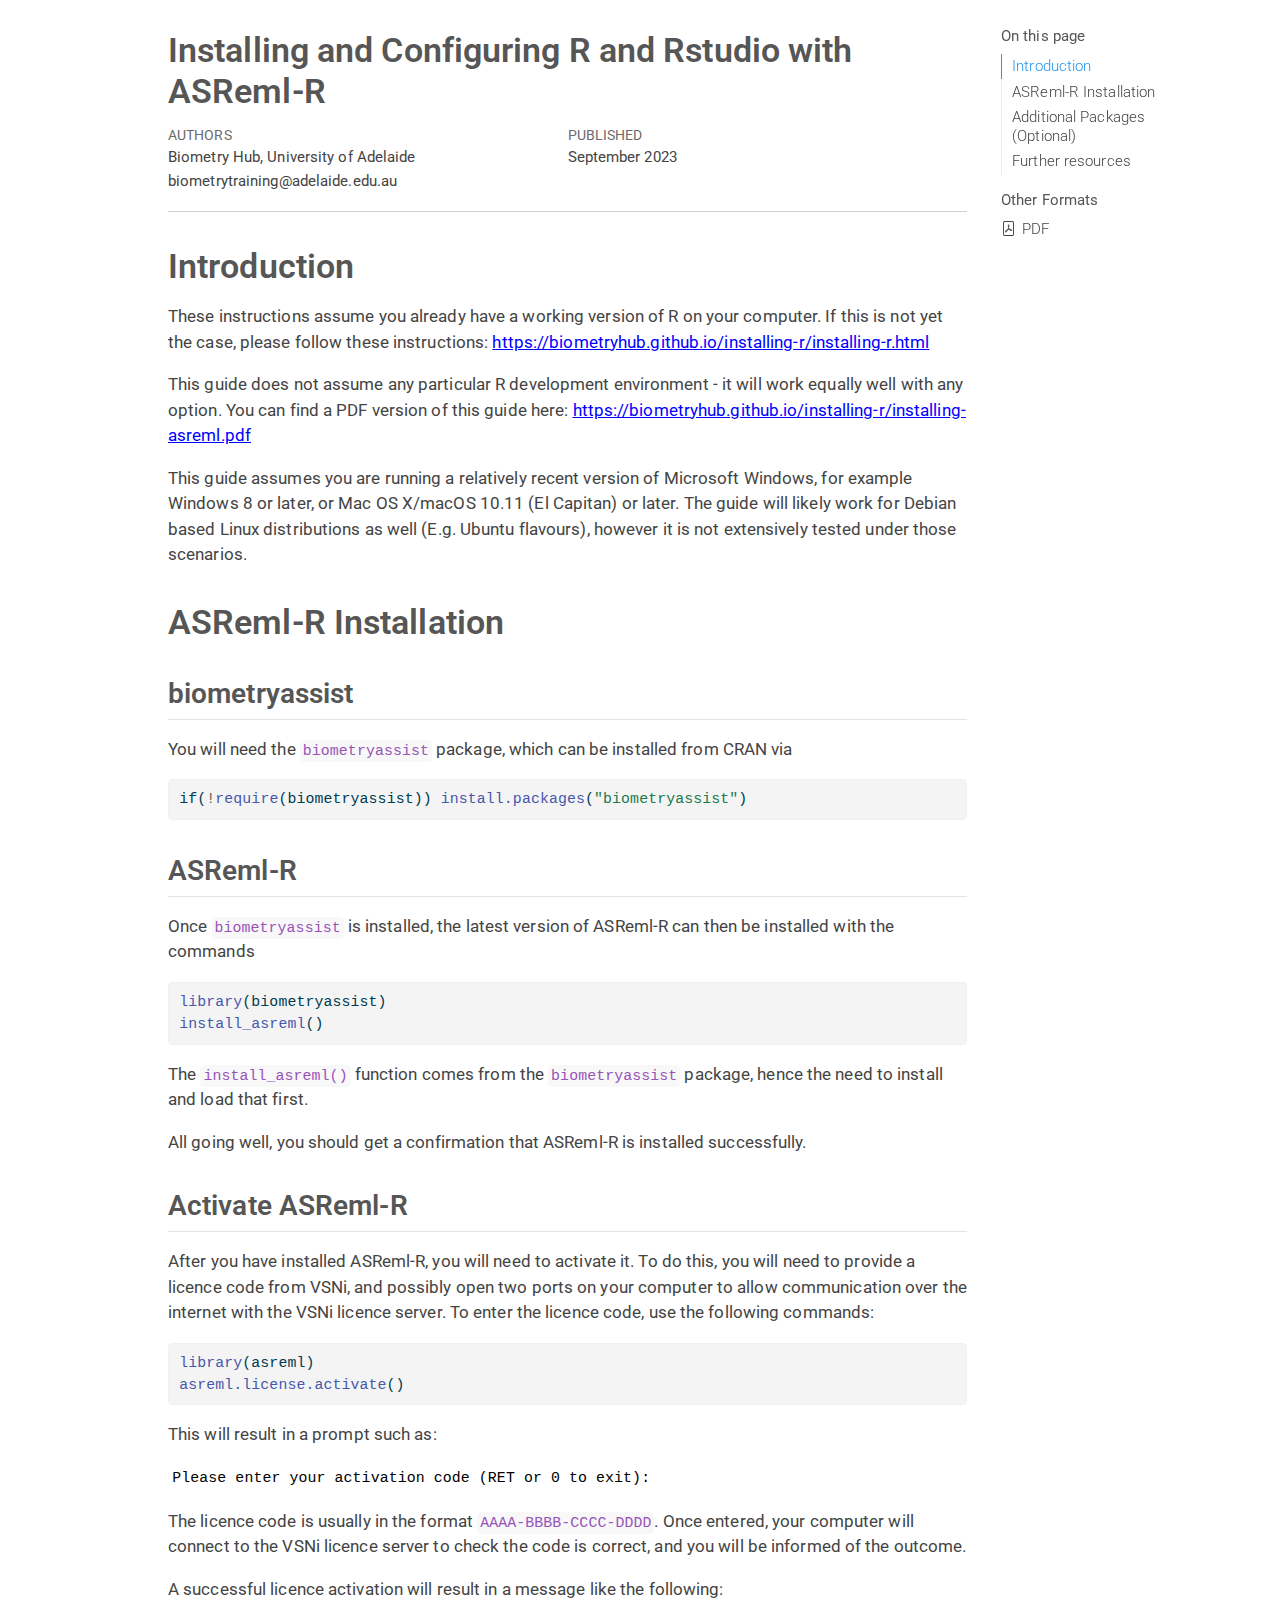
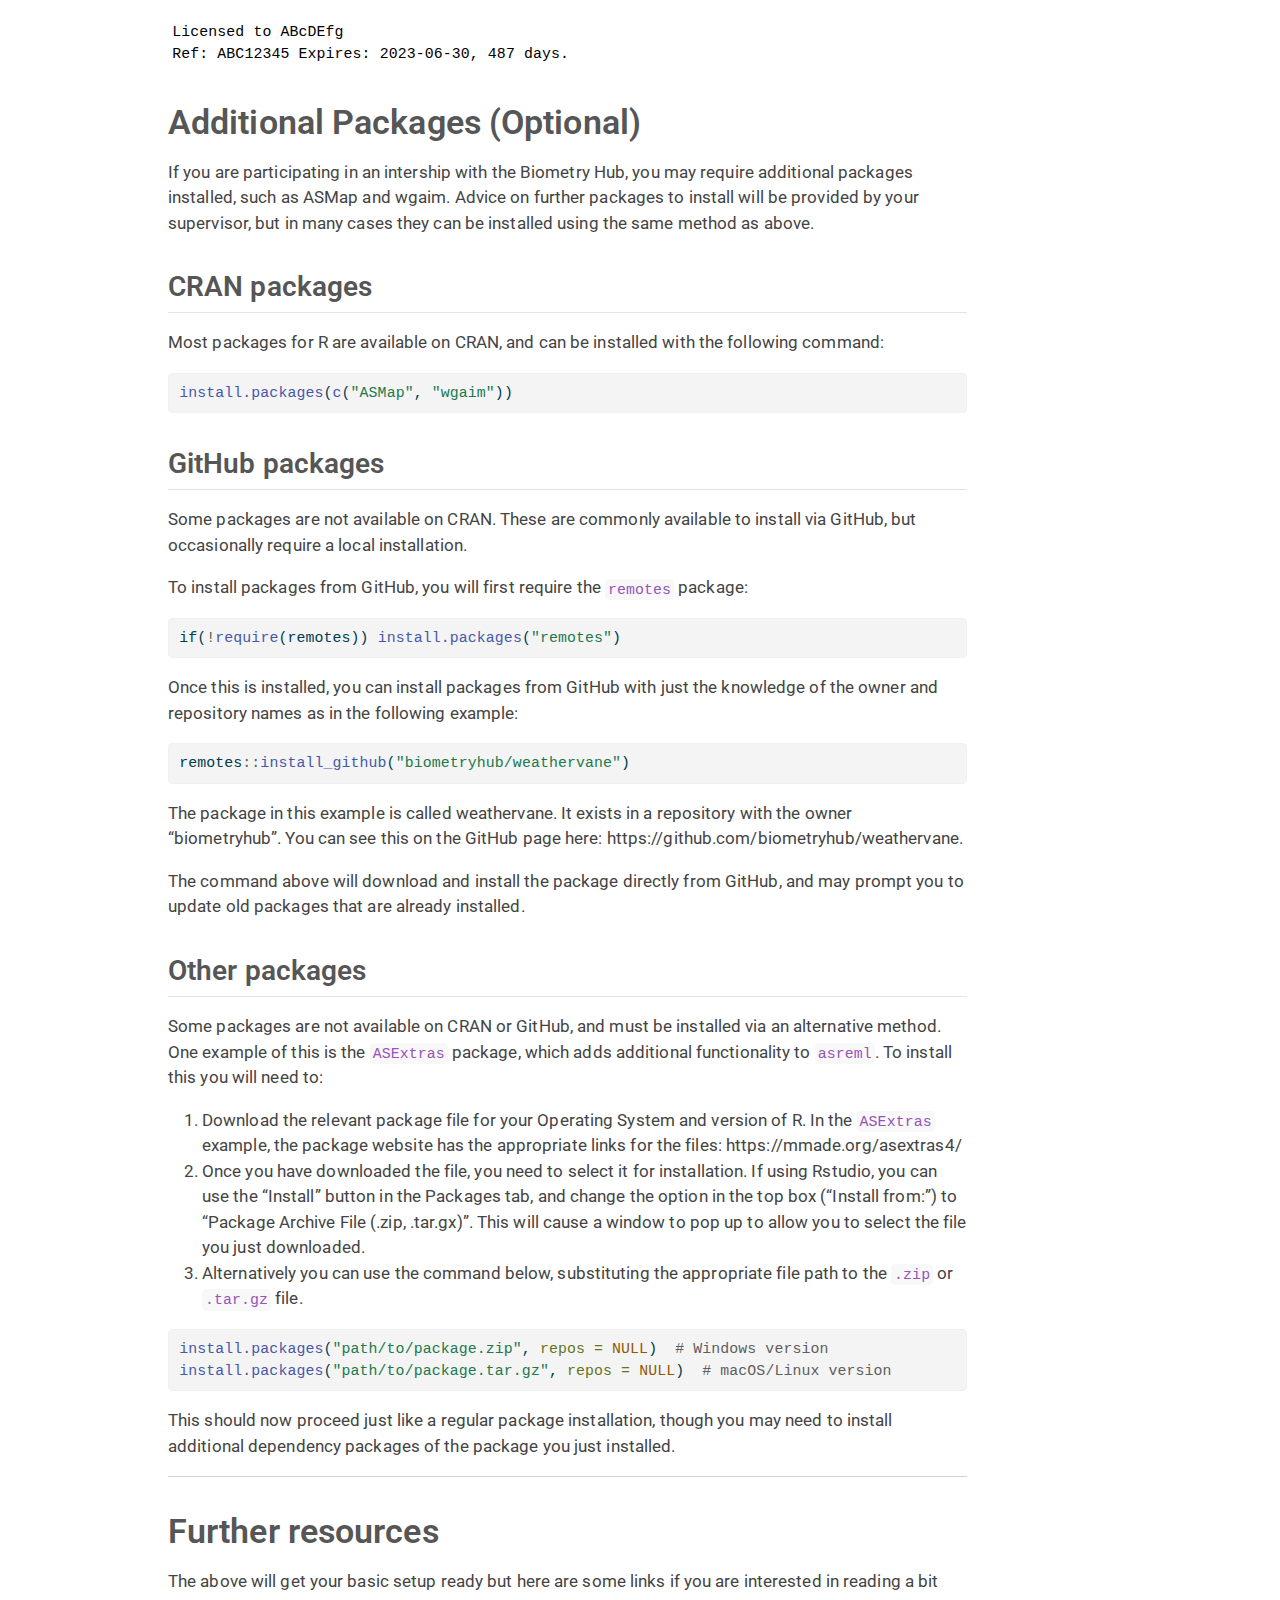
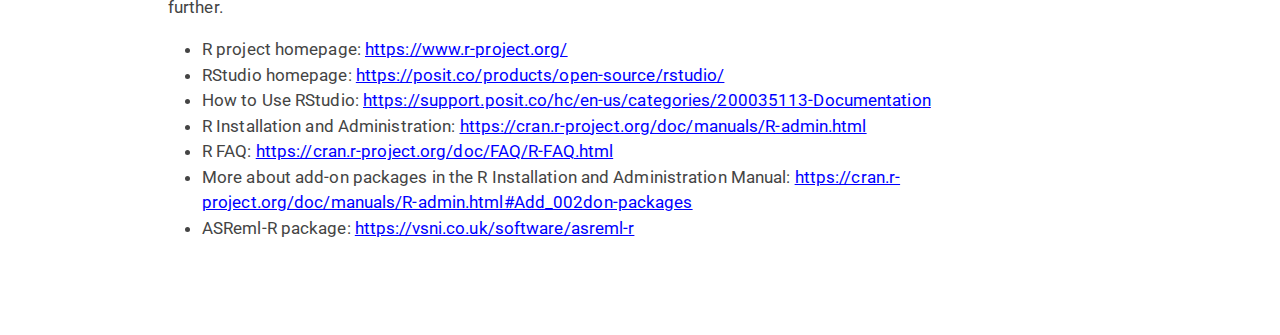
<file: docs/installing-asreml.html>
<!DOCTYPE html>
<html xmlns="http://www.w3.org/1999/xhtml" lang="en" xml:lang="en"><head>

<meta charset="utf-8">
<meta name="generator" content="quarto-1.3.450">

<meta name="viewport" content="width=device-width, initial-scale=1.0, user-scalable=yes">

<meta name="author" content="Biometry Hub, University of Adelaide">
<meta name="author" content="biometrytraining@adelaide.edu.au">

<title>Installing ASReml-R</title>
<style>
code{white-space: pre-wrap;}
span.smallcaps{font-variant: small-caps;}
div.columns{display: flex; gap: min(4vw, 1.5em);}
div.column{flex: auto; overflow-x: auto;}
div.hanging-indent{margin-left: 1.5em; text-indent: -1.5em;}
ul.task-list{list-style: none;}
ul.task-list li input[type="checkbox"] {
  width: 0.8em;
  margin: 0 0.8em 0.2em -1em; /* quarto-specific, see https://github.com/quarto-dev/quarto-cli/issues/4556 */ 
  vertical-align: middle;
}
/* CSS for syntax highlighting */
pre > code.sourceCode { white-space: pre; position: relative; }
pre > code.sourceCode > span { display: inline-block; line-height: 1.25; }
pre > code.sourceCode > span:empty { height: 1.2em; }
.sourceCode { overflow: visible; }
code.sourceCode > span { color: inherit; text-decoration: inherit; }
div.sourceCode { margin: 1em 0; }
pre.sourceCode { margin: 0; }
@media screen {
div.sourceCode { overflow: auto; }
}
@media print {
pre > code.sourceCode { white-space: pre-wrap; }
pre > code.sourceCode > span { text-indent: -5em; padding-left: 5em; }
}
pre.numberSource code
  { counter-reset: source-line 0; }
pre.numberSource code > span
  { position: relative; left: -4em; counter-increment: source-line; }
pre.numberSource code > span > a:first-child::before
  { content: counter(source-line);
    position: relative; left: -1em; text-align: right; vertical-align: baseline;
    border: none; display: inline-block;
    -webkit-touch-callout: none; -webkit-user-select: none;
    -khtml-user-select: none; -moz-user-select: none;
    -ms-user-select: none; user-select: none;
    padding: 0 4px; width: 4em;
  }
pre.numberSource { margin-left: 3em;  padding-left: 4px; }
div.sourceCode
  {   }
@media screen {
pre > code.sourceCode > span > a:first-child::before { text-decoration: underline; }
}
</style>


<script src="site_libs/quarto-nav/quarto-nav.js"></script>
<script src="site_libs/clipboard/clipboard.min.js"></script>
<script src="site_libs/quarto-search/autocomplete.umd.js"></script>
<script src="site_libs/quarto-search/fuse.min.js"></script>
<script src="site_libs/quarto-search/quarto-search.js"></script>
<meta name="quarto:offset" content="./">
<script src="site_libs/quarto-html/quarto.js"></script>
<script src="site_libs/quarto-html/popper.min.js"></script>
<script src="site_libs/quarto-html/tippy.umd.min.js"></script>
<script src="site_libs/quarto-html/anchor.min.js"></script>
<link href="site_libs/quarto-html/tippy.css" rel="stylesheet">
<link href="site_libs/quarto-html/quarto-syntax-highlighting.css" rel="stylesheet" id="quarto-text-highlighting-styles">
<script src="site_libs/bootstrap/bootstrap.min.js"></script>
<link href="site_libs/bootstrap/bootstrap-icons.css" rel="stylesheet">
<link href="site_libs/bootstrap/bootstrap.min.css" rel="stylesheet" id="quarto-bootstrap" data-mode="light">
<script id="quarto-search-options" type="application/json">{
  "location": "sidebar",
  "copy-button": false,
  "collapse-after": 3,
  "panel-placement": "start",
  "type": "textbox",
  "limit": 20,
  "language": {
    "search-no-results-text": "No results",
    "search-matching-documents-text": "matching documents",
    "search-copy-link-title": "Copy link to search",
    "search-hide-matches-text": "Hide additional matches",
    "search-more-match-text": "more match in this document",
    "search-more-matches-text": "more matches in this document",
    "search-clear-button-title": "Clear",
    "search-detached-cancel-button-title": "Cancel",
    "search-submit-button-title": "Submit",
    "search-label": "Search"
  }
}</script>


</head>

<body>

<div id="quarto-search-results"></div>
<!-- content -->
<div id="quarto-content" class="quarto-container page-columns page-rows-contents page-layout-article">
<!-- sidebar -->
<!-- margin-sidebar -->
    <div id="quarto-margin-sidebar" class="sidebar margin-sidebar">
        <nav id="TOC" role="doc-toc" class="toc-active">
    <h2 id="toc-title">On this page</h2>
   
  <ul>
  <li><a href="#introduction" id="toc-introduction" class="nav-link active" data-scroll-target="#introduction">Introduction</a></li>
  <li><a href="#asreml-r-installation" id="toc-asreml-r-installation" class="nav-link" data-scroll-target="#asreml-r-installation">ASReml-R Installation</a>
  <ul class="collapse">
  <li><a href="#biometryassist" id="toc-biometryassist" class="nav-link" data-scroll-target="#biometryassist">biometryassist</a></li>
  <li><a href="#asreml-r" id="toc-asreml-r" class="nav-link" data-scroll-target="#asreml-r">ASReml-R</a></li>
  <li><a href="#activate-asreml-r" id="toc-activate-asreml-r" class="nav-link" data-scroll-target="#activate-asreml-r">Activate ASReml-R</a></li>
  </ul></li>
  <li><a href="#additional-packages-optional" id="toc-additional-packages-optional" class="nav-link" data-scroll-target="#additional-packages-optional">Additional Packages (Optional)</a>
  <ul class="collapse">
  <li><a href="#cran-packages" id="toc-cran-packages" class="nav-link" data-scroll-target="#cran-packages">CRAN packages</a></li>
  <li><a href="#github-packages" id="toc-github-packages" class="nav-link" data-scroll-target="#github-packages">GitHub packages</a></li>
  <li><a href="#other-packages" id="toc-other-packages" class="nav-link" data-scroll-target="#other-packages">Other packages</a></li>
  </ul></li>
  <li><a href="#Further" id="toc-Further" class="nav-link" data-scroll-target="#Further">Further resources</a></li>
  </ul>
<div class="quarto-alternate-formats"><h2>Other Formats</h2><ul><li><a href="installing-asreml.pdf"><i class="bi bi-file-pdf"></i>PDF</a></li></ul></div></nav>
    </div>
<!-- main -->
<main class="content" id="quarto-document-content">

<header id="title-block-header" class="quarto-title-block default">
<div class="quarto-title">
<h1 class="title">Installing and Configuring R and Rstudio with ASReml-R</h1>
</div>



<div class="quarto-title-meta">

    <div>
    <div class="quarto-title-meta-heading">Authors</div>
    <div class="quarto-title-meta-contents">
             <p>Biometry Hub, University of Adelaide </p>
             <p>biometrytraining@adelaide.edu.au </p>
          </div>
  </div>
    
    <div>
    <div class="quarto-title-meta-heading">Published</div>
    <div class="quarto-title-meta-contents">
      <p class="date">September 2023</p>
    </div>
  </div>
  
    
  </div>
  

</header>

<hr>
<section id="introduction" class="level1">
<h1>Introduction</h1>
<p>These instructions assume you already have a working version of R on your computer. If this is not yet the case, please follow these instructions: <a href="https://biometryhub.github.io/installing-r/installing-r.html" class="uri">https://biometryhub.github.io/installing-r/installing-r.html</a></p>
<p>This guide does not assume any particular R development environment - it will work equally well with any option. You can find a PDF version of this guide here: <a href="https://biometryhub.github.io/installing-r/installing-asreml.pdf" class="uri">https://biometryhub.github.io/installing-r/installing-asreml.pdf</a></p>
<p>This guide assumes you are running a relatively recent version of Microsoft Windows, for example Windows 8 or later, or Mac OS X/macOS 10.11 (El Capitan) or later. The guide will likely work for Debian based Linux distributions as well (E.g. Ubuntu flavours), however it is not extensively tested under those scenarios.</p>
</section>
<section id="asreml-r-installation" class="level1">
<h1>ASReml-R Installation</h1>
<section id="biometryassist" class="level2">
<h2 class="anchored" data-anchor-id="biometryassist">biometryassist</h2>
<p>You will need the <code>biometryassist</code> package, which can be installed from CRAN via</p>
<div class="cell">
<div class="sourceCode cell-code" id="cb1"><pre class="sourceCode r code-with-copy"><code class="sourceCode r"><span id="cb1-1"><a href="#cb1-1" aria-hidden="true" tabindex="-1"></a><span class="cf">if</span>(<span class="sc">!</span><span class="fu">require</span>(biometryassist)) <span class="fu">install.packages</span>(<span class="st">"biometryassist"</span>)</span></code><button title="Copy to Clipboard" class="code-copy-button"><i class="bi"></i></button></pre></div>
</div>
</section>
<section id="asreml-r" class="level2">
<h2 class="anchored" data-anchor-id="asreml-r">ASReml-R</h2>
<p>Once <code>biometryassist</code> is installed, the latest version of ASReml-R can then be installed with the commands</p>
<div class="cell">
<div class="sourceCode cell-code" id="cb2"><pre class="sourceCode r code-with-copy"><code class="sourceCode r"><span id="cb2-1"><a href="#cb2-1" aria-hidden="true" tabindex="-1"></a><span class="fu">library</span>(biometryassist)</span>
<span id="cb2-2"><a href="#cb2-2" aria-hidden="true" tabindex="-1"></a><span class="fu">install_asreml</span>()</span></code><button title="Copy to Clipboard" class="code-copy-button"><i class="bi"></i></button></pre></div>
</div>
<p>The <code>install_asreml()</code> function comes from the <code>biometryassist</code> package, hence the need to install and load that first.</p>
<p>All going well, you should get a confirmation that ASReml-R is installed successfully.</p>
</section>
<section id="activate-asreml-r" class="level2">
<h2 class="anchored" data-anchor-id="activate-asreml-r">Activate ASReml-R</h2>
<p>After you have installed ASReml-R, you will need to activate it. To do this, you will need to provide a licence code from VSNi, and possibly open two ports on your computer to allow communication over the internet with the VSNi licence server. To enter the licence code, use the following commands:</p>
<div class="cell">
<div class="sourceCode cell-code" id="cb3"><pre class="sourceCode r code-with-copy"><code class="sourceCode r"><span id="cb3-1"><a href="#cb3-1" aria-hidden="true" tabindex="-1"></a><span class="fu">library</span>(asreml)</span>
<span id="cb3-2"><a href="#cb3-2" aria-hidden="true" tabindex="-1"></a><span class="fu">asreml.license.activate</span>()</span></code><button title="Copy to Clipboard" class="code-copy-button"><i class="bi"></i></button></pre></div>
</div>
<p>This will result in a prompt such as:</p>
<pre><code>Please enter your activation code (RET or 0 to exit): </code></pre>
<p>The licence code is usually in the format <code>AAAA-BBBB-CCCC-DDDD</code>. Once entered, your computer will connect to the VSNi licence server to check the code is correct, and you will be informed of the outcome.</p>
<p>A successful licence activation will result in a message like the following:</p>
<pre><code>Licensed to ABcDEfg
Ref: ABC12345 Expires: 2023-06-30, 487 days.</code></pre>
</section>
</section>
<section id="additional-packages-optional" class="level1">
<h1>Additional Packages (Optional)</h1>
<p>If you are participating in an intership with the Biometry Hub, you may require additional packages installed, such as ASMap and wgaim. Advice on further packages to install will be provided by your supervisor, but in many cases they can be installed using the same method as above.</p>
<section id="cran-packages" class="level2">
<h2 class="anchored" data-anchor-id="cran-packages">CRAN packages</h2>
<p>Most packages for R are available on CRAN, and can be installed with the following command:</p>
<div class="cell">
<div class="sourceCode cell-code" id="cb6"><pre class="sourceCode r code-with-copy"><code class="sourceCode r"><span id="cb6-1"><a href="#cb6-1" aria-hidden="true" tabindex="-1"></a><span class="fu">install.packages</span>(<span class="fu">c</span>(<span class="st">"ASMap"</span>, <span class="st">"wgaim"</span>))</span></code><button title="Copy to Clipboard" class="code-copy-button"><i class="bi"></i></button></pre></div>
</div>
</section>
<section id="github-packages" class="level2">
<h2 class="anchored" data-anchor-id="github-packages">GitHub packages</h2>
<p>Some packages are not available on CRAN. These are commonly available to install via GitHub, but occasionally require a local installation.</p>
<p>To install packages from GitHub, you will first require the <code>remotes</code> package:</p>
<div class="cell">
<div class="sourceCode cell-code" id="cb7"><pre class="sourceCode r code-with-copy"><code class="sourceCode r"><span id="cb7-1"><a href="#cb7-1" aria-hidden="true" tabindex="-1"></a><span class="cf">if</span>(<span class="sc">!</span><span class="fu">require</span>(remotes)) <span class="fu">install.packages</span>(<span class="st">"remotes"</span>)</span></code><button title="Copy to Clipboard" class="code-copy-button"><i class="bi"></i></button></pre></div>
</div>
<p>Once this is installed, you can install packages from GitHub with just the knowledge of the owner and repository names as in the following example:</p>
<div class="cell">
<div class="sourceCode cell-code" id="cb8"><pre class="sourceCode r code-with-copy"><code class="sourceCode r"><span id="cb8-1"><a href="#cb8-1" aria-hidden="true" tabindex="-1"></a>remotes<span class="sc">::</span><span class="fu">install_github</span>(<span class="st">"biometryhub/weathervane"</span>)</span></code><button title="Copy to Clipboard" class="code-copy-button"><i class="bi"></i></button></pre></div>
</div>
<p>The package in this example is called weathervane. It exists in a repository with the owner “biometryhub”. You can see this on the GitHub page here: https://github.com/biometryhub/weathervane.</p>
<p>The command above will download and install the package directly from GitHub, and may prompt you to update old packages that are already installed.</p>
</section>
<section id="other-packages" class="level2">
<h2 class="anchored" data-anchor-id="other-packages">Other packages</h2>
<p>Some packages are not available on CRAN or GitHub, and must be installed via an alternative method. One example of this is the <code>ASExtras</code> package, which adds additional functionality to <code>asreml</code>. To install this you will need to:</p>
<ol type="1">
<li>Download the relevant package file for your Operating System and version of R. In the <code>ASExtras</code> example, the package website has the appropriate links for the files: https://mmade.org/asextras4/</li>
<li>Once you have downloaded the file, you need to select it for installation. If using Rstudio, you can use the “Install” button in the Packages tab, and change the option in the top box (“Install from:”) to “Package Archive File (.zip, .tar.gx)”. This will cause a window to pop up to allow you to select the file you just downloaded.</li>
<li>Alternatively you can use the command below, substituting the appropriate file path to the <code>.zip</code> or <code>.tar.gz</code> file.</li>
</ol>
<div class="cell">
<div class="sourceCode cell-code" id="cb9"><pre class="sourceCode r code-with-copy"><code class="sourceCode r"><span id="cb9-1"><a href="#cb9-1" aria-hidden="true" tabindex="-1"></a><span class="fu">install.packages</span>(<span class="st">"path/to/package.zip"</span>, <span class="at">repos =</span> <span class="cn">NULL</span>)  <span class="co"># Windows version</span></span>
<span id="cb9-2"><a href="#cb9-2" aria-hidden="true" tabindex="-1"></a><span class="fu">install.packages</span>(<span class="st">"path/to/package.tar.gz"</span>, <span class="at">repos =</span> <span class="cn">NULL</span>)  <span class="co"># macOS/Linux version</span></span></code><button title="Copy to Clipboard" class="code-copy-button"><i class="bi"></i></button></pre></div>
</div>
<p>This should now proceed just like a regular package installation, though you may need to install additional dependency packages of the package you just installed.</p>
<hr>
</section>
</section>
<section id="Further" class="level1">
<h1>Further resources</h1>
<p>The above will get your basic setup ready but here are some links if you are interested in reading a bit further.</p>
<ul>
<li>R project homepage: <a href="https://www.r-project.org/" class="uri">https://www.r-project.org/</a></li>
<li>RStudio homepage: <a href="https://posit.co/products/open-source/rstudio/" class="uri">https://posit.co/products/open-source/rstudio/</a></li>
<li>How to Use RStudio: <a href="https://support.posit.co/hc/en-us/categories/200035113-Documentation" class="uri">https://support.posit.co/hc/en-us/categories/200035113-Documentation</a></li>
<li>R Installation and Administration: <a href="https://cran.r-project.org/doc/manuals/R-admin.html" class="uri">https://cran.r-project.org/doc/manuals/R-admin.html</a></li>
<li>R FAQ: <a href="https://cran.r-project.org/doc/FAQ/R-FAQ.html" class="uri">https://cran.r-project.org/doc/FAQ/R-FAQ.html</a></li>
<li>More about add-on packages in the R Installation and Administration Manual: <a href="https://cran.r-project.org/doc/manuals/R-admin.html#Add_002don-packages" class="uri">https://cran.r-project.org/doc/manuals/R-admin.html#Add_002don-packages</a></li>
<li>ASReml-R package: <a href="https://vsni.co.uk/software/asreml-r" class="uri">https://vsni.co.uk/software/asreml-r</a></li>
</ul>


</section>

</main> <!-- /main -->
<script id="quarto-html-after-body" type="application/javascript">
window.document.addEventListener("DOMContentLoaded", function (event) {
  const toggleBodyColorMode = (bsSheetEl) => {
    const mode = bsSheetEl.getAttribute("data-mode");
    const bodyEl = window.document.querySelector("body");
    if (mode === "dark") {
      bodyEl.classList.add("quarto-dark");
      bodyEl.classList.remove("quarto-light");
    } else {
      bodyEl.classList.add("quarto-light");
      bodyEl.classList.remove("quarto-dark");
    }
  }
  const toggleBodyColorPrimary = () => {
    const bsSheetEl = window.document.querySelector("link#quarto-bootstrap");
    if (bsSheetEl) {
      toggleBodyColorMode(bsSheetEl);
    }
  }
  toggleBodyColorPrimary();  
  const icon = "";
  const anchorJS = new window.AnchorJS();
  anchorJS.options = {
    placement: 'right',
    icon: icon
  };
  anchorJS.add('.anchored');
  const isCodeAnnotation = (el) => {
    for (const clz of el.classList) {
      if (clz.startsWith('code-annotation-')) {                     
        return true;
      }
    }
    return false;
  }
  const clipboard = new window.ClipboardJS('.code-copy-button', {
    text: function(trigger) {
      const codeEl = trigger.previousElementSibling.cloneNode(true);
      for (const childEl of codeEl.children) {
        if (isCodeAnnotation(childEl)) {
          childEl.remove();
        }
      }
      return codeEl.innerText;
    }
  });
  clipboard.on('success', function(e) {
    // button target
    const button = e.trigger;
    // don't keep focus
    button.blur();
    // flash "checked"
    button.classList.add('code-copy-button-checked');
    var currentTitle = button.getAttribute("title");
    button.setAttribute("title", "Copied!");
    let tooltip;
    if (window.bootstrap) {
      button.setAttribute("data-bs-toggle", "tooltip");
      button.setAttribute("data-bs-placement", "left");
      button.setAttribute("data-bs-title", "Copied!");
      tooltip = new bootstrap.Tooltip(button, 
        { trigger: "manual", 
          customClass: "code-copy-button-tooltip",
          offset: [0, -8]});
      tooltip.show();    
    }
    setTimeout(function() {
      if (tooltip) {
        tooltip.hide();
        button.removeAttribute("data-bs-title");
        button.removeAttribute("data-bs-toggle");
        button.removeAttribute("data-bs-placement");
      }
      button.setAttribute("title", currentTitle);
      button.classList.remove('code-copy-button-checked');
    }, 1000);
    // clear code selection
    e.clearSelection();
  });
  function tippyHover(el, contentFn) {
    const config = {
      allowHTML: true,
      content: contentFn,
      maxWidth: 500,
      delay: 100,
      arrow: false,
      appendTo: function(el) {
          return el.parentElement;
      },
      interactive: true,
      interactiveBorder: 10,
      theme: 'quarto',
      placement: 'bottom-start'
    };
    window.tippy(el, config); 
  }
  const noterefs = window.document.querySelectorAll('a[role="doc-noteref"]');
  for (var i=0; i<noterefs.length; i++) {
    const ref = noterefs[i];
    tippyHover(ref, function() {
      // use id or data attribute instead here
      let href = ref.getAttribute('data-footnote-href') || ref.getAttribute('href');
      try { href = new URL(href).hash; } catch {}
      const id = href.replace(/^#\/?/, "");
      const note = window.document.getElementById(id);
      return note.innerHTML;
    });
  }
      let selectedAnnoteEl;
      const selectorForAnnotation = ( cell, annotation) => {
        let cellAttr = 'data-code-cell="' + cell + '"';
        let lineAttr = 'data-code-annotation="' +  annotation + '"';
        const selector = 'span[' + cellAttr + '][' + lineAttr + ']';
        return selector;
      }
      const selectCodeLines = (annoteEl) => {
        const doc = window.document;
        const targetCell = annoteEl.getAttribute("data-target-cell");
        const targetAnnotation = annoteEl.getAttribute("data-target-annotation");
        const annoteSpan = window.document.querySelector(selectorForAnnotation(targetCell, targetAnnotation));
        const lines = annoteSpan.getAttribute("data-code-lines").split(",");
        const lineIds = lines.map((line) => {
          return targetCell + "-" + line;
        })
        let top = null;
        let height = null;
        let parent = null;
        if (lineIds.length > 0) {
            //compute the position of the single el (top and bottom and make a div)
            const el = window.document.getElementById(lineIds[0]);
            top = el.offsetTop;
            height = el.offsetHeight;
            parent = el.parentElement.parentElement;
          if (lineIds.length > 1) {
            const lastEl = window.document.getElementById(lineIds[lineIds.length - 1]);
            const bottom = lastEl.offsetTop + lastEl.offsetHeight;
            height = bottom - top;
          }
          if (top !== null && height !== null && parent !== null) {
            // cook up a div (if necessary) and position it 
            let div = window.document.getElementById("code-annotation-line-highlight");
            if (div === null) {
              div = window.document.createElement("div");
              div.setAttribute("id", "code-annotation-line-highlight");
              div.style.position = 'absolute';
              parent.appendChild(div);
            }
            div.style.top = top - 2 + "px";
            div.style.height = height + 4 + "px";
            let gutterDiv = window.document.getElementById("code-annotation-line-highlight-gutter");
            if (gutterDiv === null) {
              gutterDiv = window.document.createElement("div");
              gutterDiv.setAttribute("id", "code-annotation-line-highlight-gutter");
              gutterDiv.style.position = 'absolute';
              const codeCell = window.document.getElementById(targetCell);
              const gutter = codeCell.querySelector('.code-annotation-gutter');
              gutter.appendChild(gutterDiv);
            }
            gutterDiv.style.top = top - 2 + "px";
            gutterDiv.style.height = height + 4 + "px";
          }
          selectedAnnoteEl = annoteEl;
        }
      };
      const unselectCodeLines = () => {
        const elementsIds = ["code-annotation-line-highlight", "code-annotation-line-highlight-gutter"];
        elementsIds.forEach((elId) => {
          const div = window.document.getElementById(elId);
          if (div) {
            div.remove();
          }
        });
        selectedAnnoteEl = undefined;
      };
      // Attach click handler to the DT
      const annoteDls = window.document.querySelectorAll('dt[data-target-cell]');
      for (const annoteDlNode of annoteDls) {
        annoteDlNode.addEventListener('click', (event) => {
          const clickedEl = event.target;
          if (clickedEl !== selectedAnnoteEl) {
            unselectCodeLines();
            const activeEl = window.document.querySelector('dt[data-target-cell].code-annotation-active');
            if (activeEl) {
              activeEl.classList.remove('code-annotation-active');
            }
            selectCodeLines(clickedEl);
            clickedEl.classList.add('code-annotation-active');
          } else {
            // Unselect the line
            unselectCodeLines();
            clickedEl.classList.remove('code-annotation-active');
          }
        });
      }
  const findCites = (el) => {
    const parentEl = el.parentElement;
    if (parentEl) {
      const cites = parentEl.dataset.cites;
      if (cites) {
        return {
          el,
          cites: cites.split(' ')
        };
      } else {
        return findCites(el.parentElement)
      }
    } else {
      return undefined;
    }
  };
  var bibliorefs = window.document.querySelectorAll('a[role="doc-biblioref"]');
  for (var i=0; i<bibliorefs.length; i++) {
    const ref = bibliorefs[i];
    const citeInfo = findCites(ref);
    if (citeInfo) {
      tippyHover(citeInfo.el, function() {
        var popup = window.document.createElement('div');
        citeInfo.cites.forEach(function(cite) {
          var citeDiv = window.document.createElement('div');
          citeDiv.classList.add('hanging-indent');
          citeDiv.classList.add('csl-entry');
          var biblioDiv = window.document.getElementById('ref-' + cite);
          if (biblioDiv) {
            citeDiv.innerHTML = biblioDiv.innerHTML;
          }
          popup.appendChild(citeDiv);
        });
        return popup.innerHTML;
      });
    }
  }
});
</script>
</div> <!-- /content -->



</body></html>
</file>
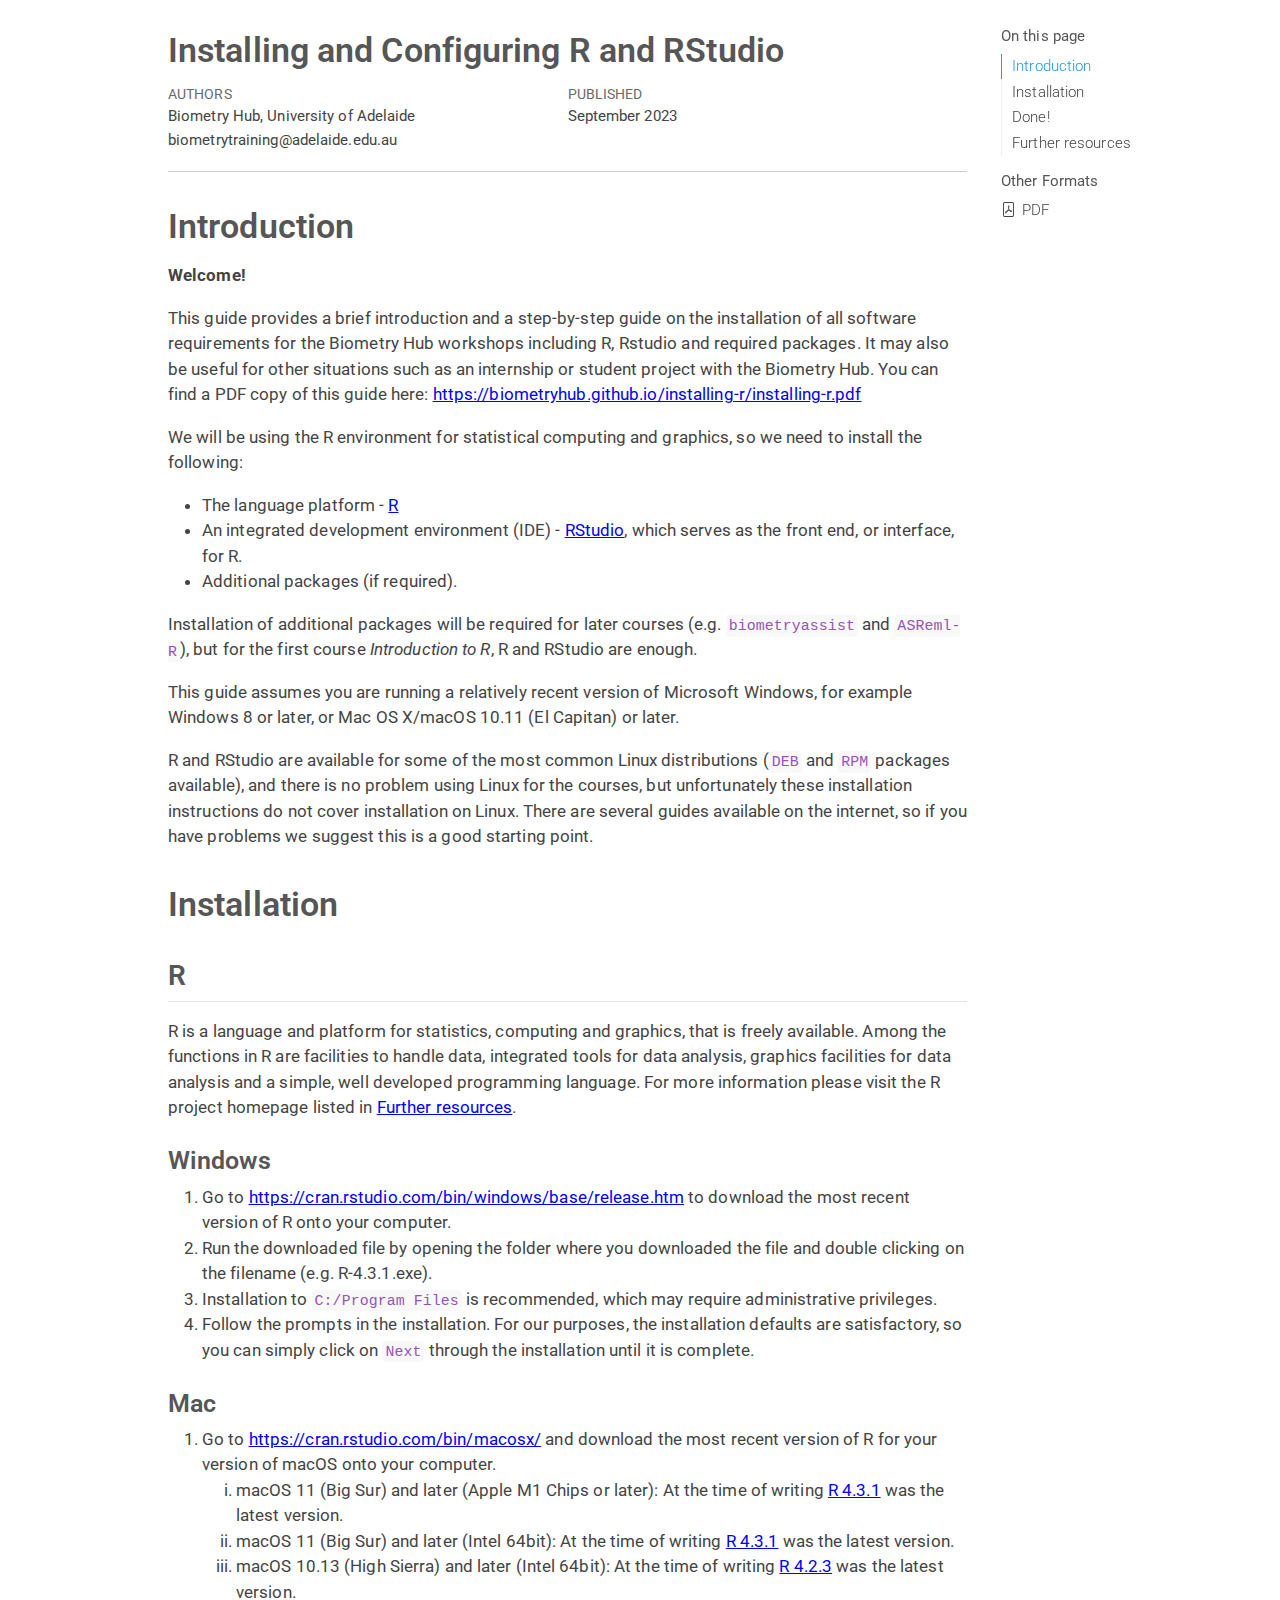
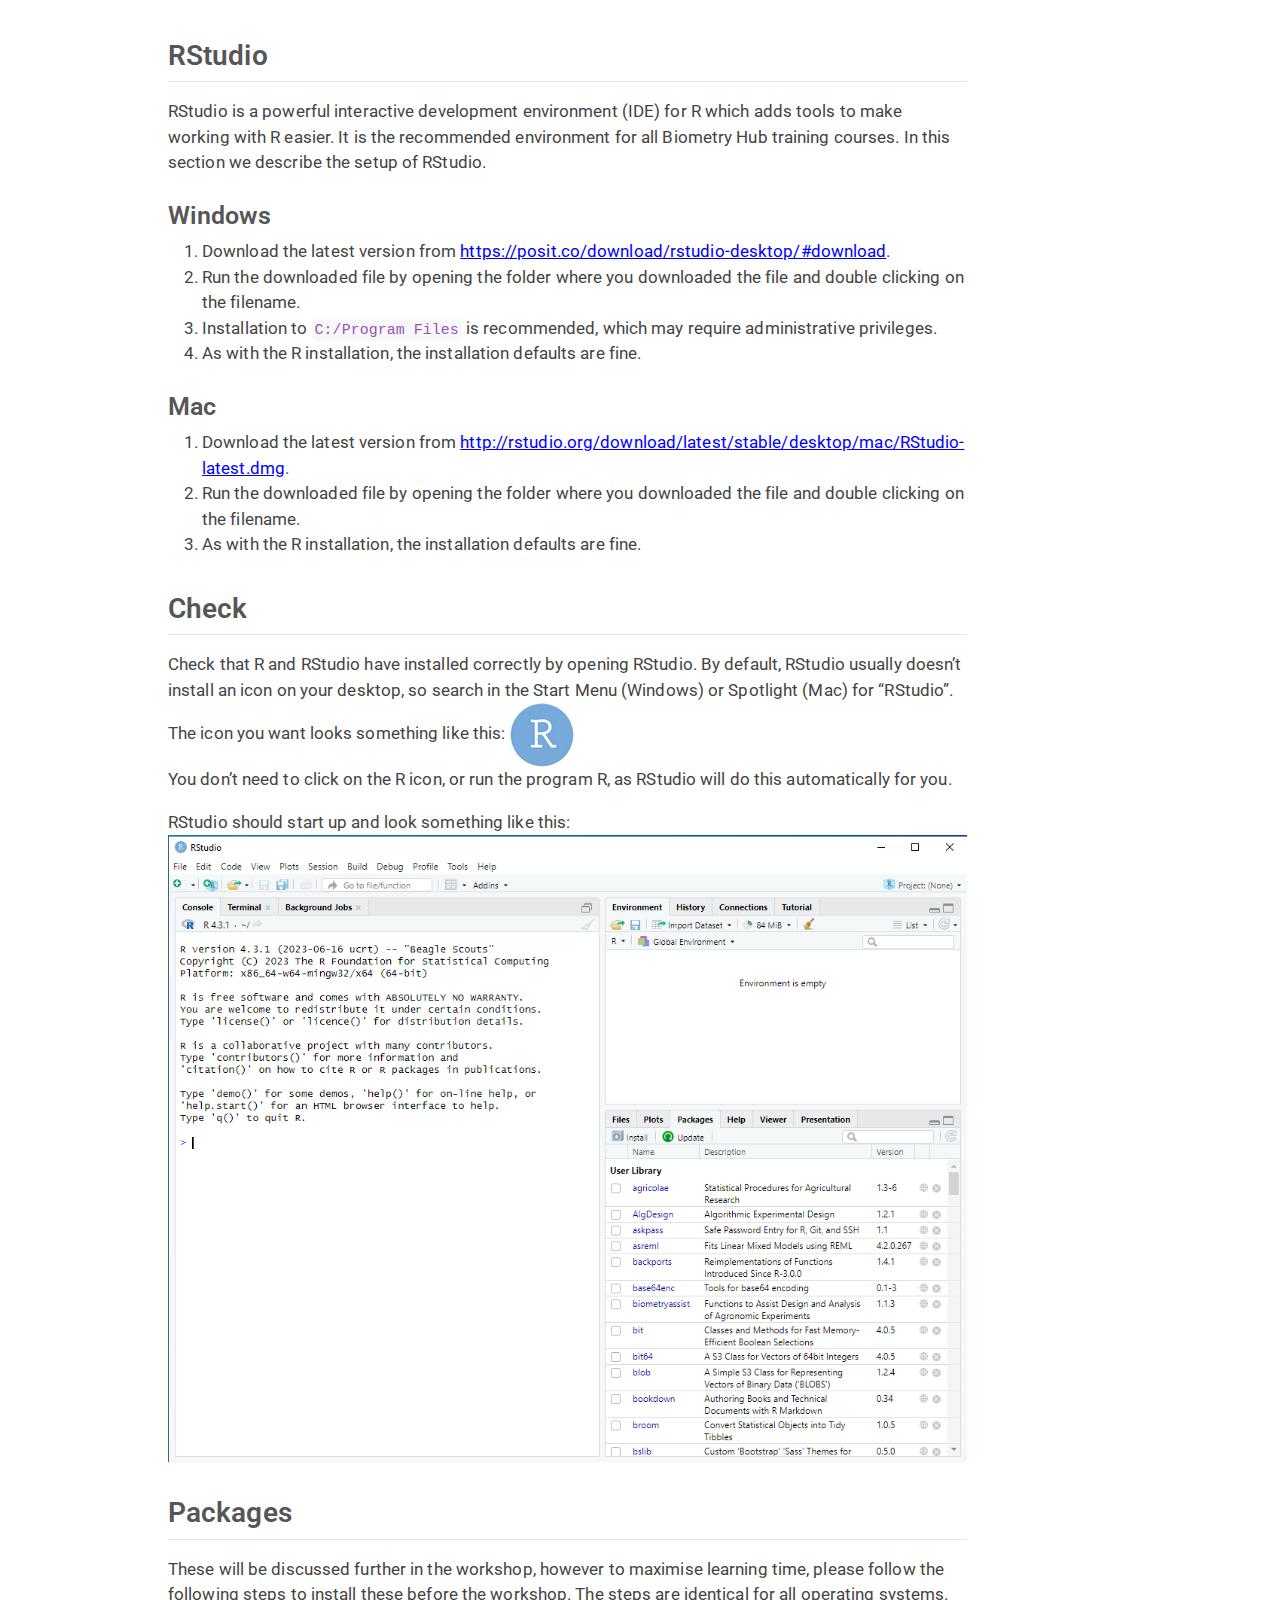
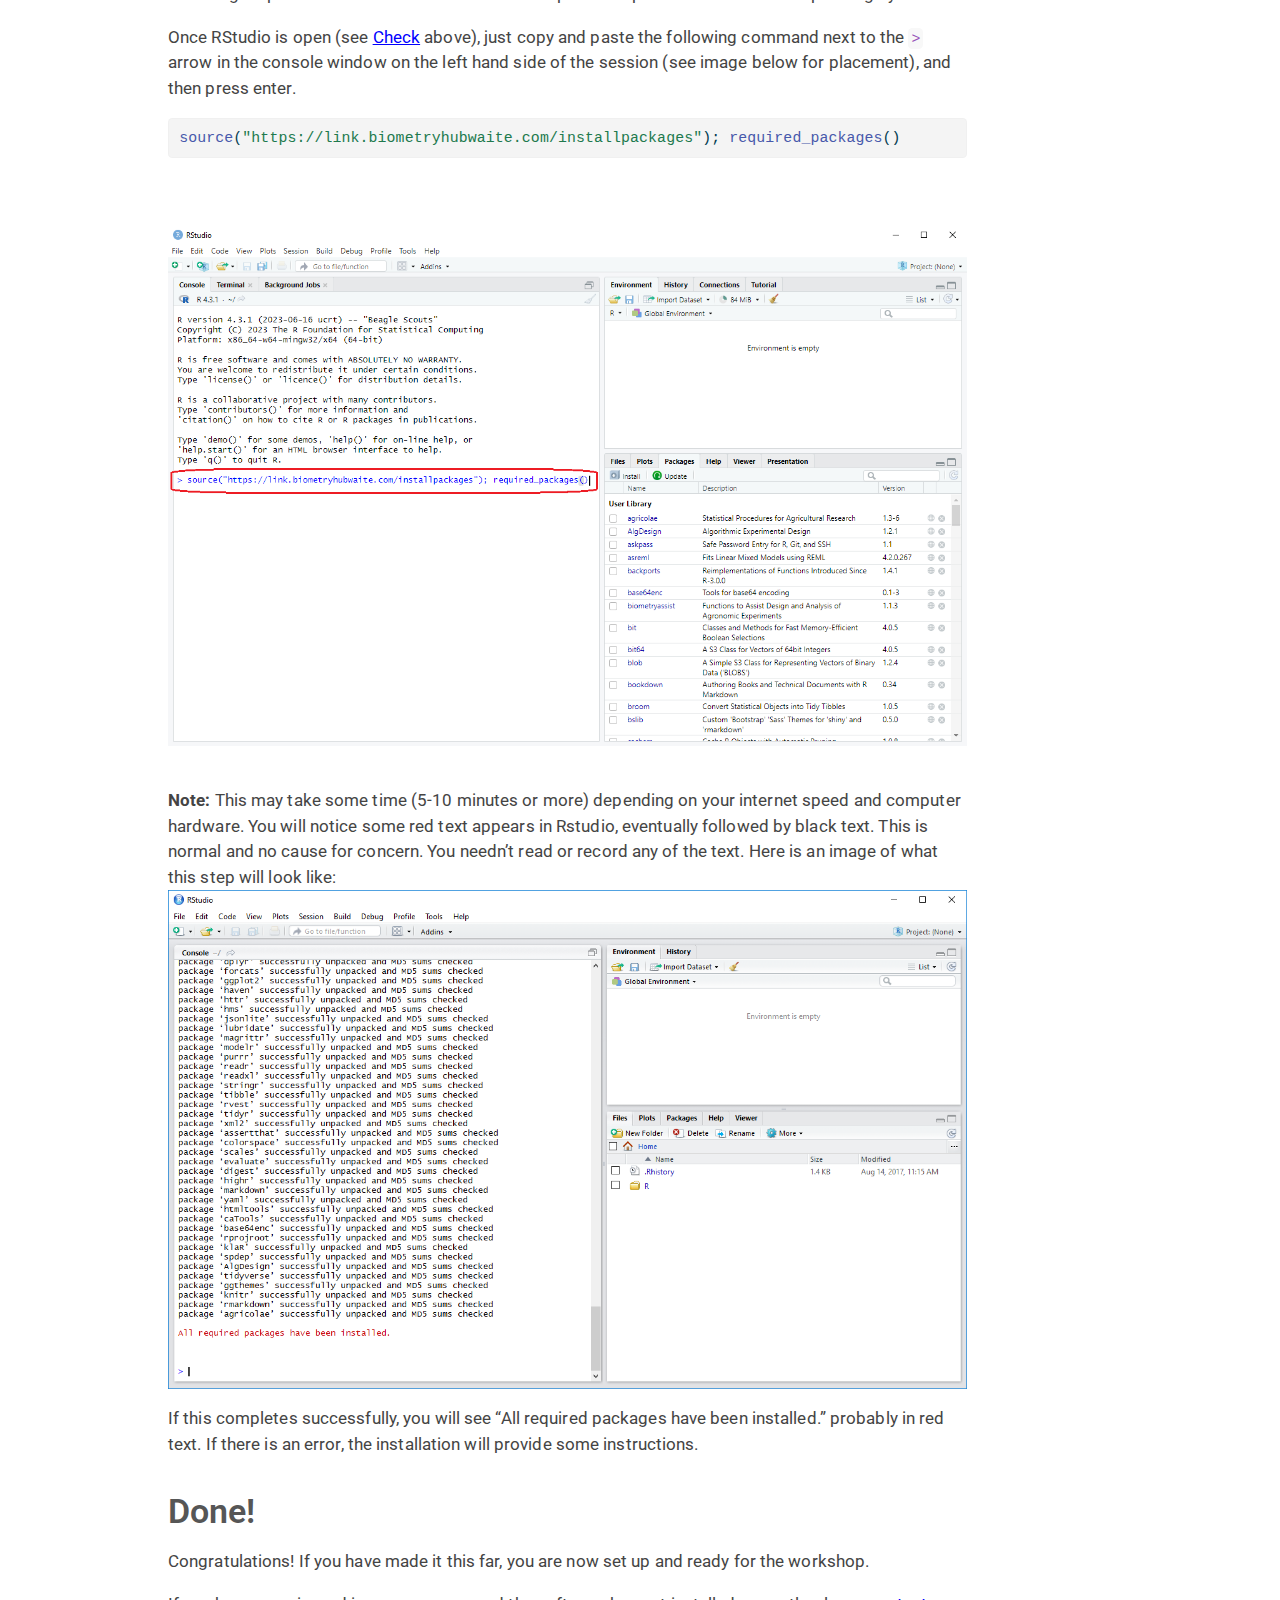
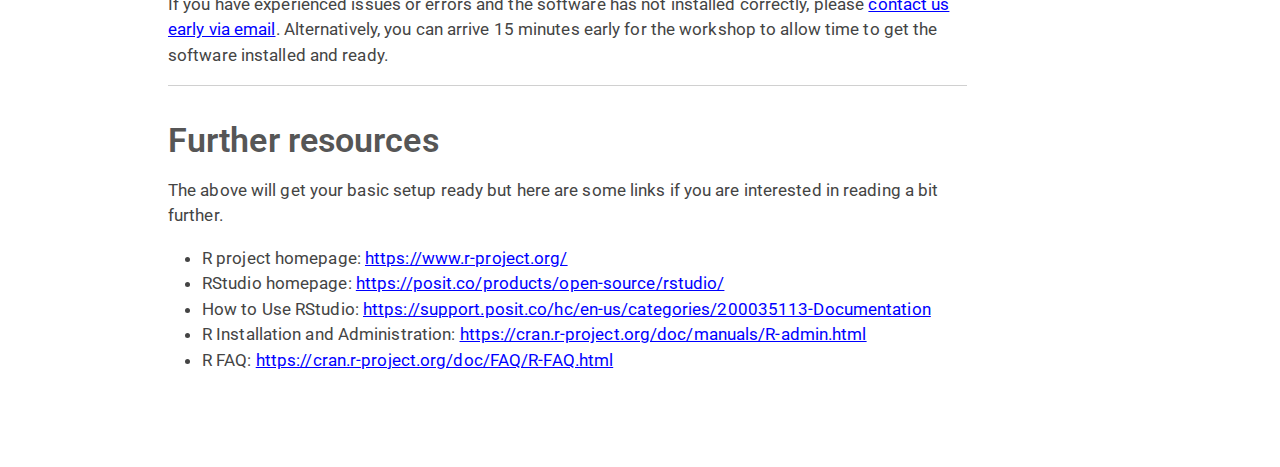
<file: docs/installing-r.html>
<!DOCTYPE html>
<html xmlns="http://www.w3.org/1999/xhtml" lang="en" xml:lang="en"><head>

<meta charset="utf-8">
<meta name="generator" content="quarto-1.3.450">

<meta name="viewport" content="width=device-width, initial-scale=1.0, user-scalable=yes">

<meta name="author" content="Biometry Hub, University of Adelaide">
<meta name="author" content="biometrytraining@adelaide.edu.au">

<title>Installing R</title>
<style>
code{white-space: pre-wrap;}
span.smallcaps{font-variant: small-caps;}
div.columns{display: flex; gap: min(4vw, 1.5em);}
div.column{flex: auto; overflow-x: auto;}
div.hanging-indent{margin-left: 1.5em; text-indent: -1.5em;}
ul.task-list{list-style: none;}
ul.task-list li input[type="checkbox"] {
  width: 0.8em;
  margin: 0 0.8em 0.2em -1em; /* quarto-specific, see https://github.com/quarto-dev/quarto-cli/issues/4556 */ 
  vertical-align: middle;
}
/* CSS for syntax highlighting */
pre > code.sourceCode { white-space: pre; position: relative; }
pre > code.sourceCode > span { display: inline-block; line-height: 1.25; }
pre > code.sourceCode > span:empty { height: 1.2em; }
.sourceCode { overflow: visible; }
code.sourceCode > span { color: inherit; text-decoration: inherit; }
div.sourceCode { margin: 1em 0; }
pre.sourceCode { margin: 0; }
@media screen {
div.sourceCode { overflow: auto; }
}
@media print {
pre > code.sourceCode { white-space: pre-wrap; }
pre > code.sourceCode > span { text-indent: -5em; padding-left: 5em; }
}
pre.numberSource code
  { counter-reset: source-line 0; }
pre.numberSource code > span
  { position: relative; left: -4em; counter-increment: source-line; }
pre.numberSource code > span > a:first-child::before
  { content: counter(source-line);
    position: relative; left: -1em; text-align: right; vertical-align: baseline;
    border: none; display: inline-block;
    -webkit-touch-callout: none; -webkit-user-select: none;
    -khtml-user-select: none; -moz-user-select: none;
    -ms-user-select: none; user-select: none;
    padding: 0 4px; width: 4em;
  }
pre.numberSource { margin-left: 3em;  padding-left: 4px; }
div.sourceCode
  {   }
@media screen {
pre > code.sourceCode > span > a:first-child::before { text-decoration: underline; }
}
</style>


<script src="site_libs/quarto-nav/quarto-nav.js"></script>
<script src="site_libs/clipboard/clipboard.min.js"></script>
<script src="site_libs/quarto-search/autocomplete.umd.js"></script>
<script src="site_libs/quarto-search/fuse.min.js"></script>
<script src="site_libs/quarto-search/quarto-search.js"></script>
<meta name="quarto:offset" content="./">
<script src="site_libs/quarto-html/quarto.js"></script>
<script src="site_libs/quarto-html/popper.min.js"></script>
<script src="site_libs/quarto-html/tippy.umd.min.js"></script>
<script src="site_libs/quarto-html/anchor.min.js"></script>
<link href="site_libs/quarto-html/tippy.css" rel="stylesheet">
<link href="site_libs/quarto-html/quarto-syntax-highlighting.css" rel="stylesheet" id="quarto-text-highlighting-styles">
<script src="site_libs/bootstrap/bootstrap.min.js"></script>
<link href="site_libs/bootstrap/bootstrap-icons.css" rel="stylesheet">
<link href="site_libs/bootstrap/bootstrap.min.css" rel="stylesheet" id="quarto-bootstrap" data-mode="light">
<script id="quarto-search-options" type="application/json">{
  "location": "sidebar",
  "copy-button": false,
  "collapse-after": 3,
  "panel-placement": "start",
  "type": "textbox",
  "limit": 20,
  "language": {
    "search-no-results-text": "No results",
    "search-matching-documents-text": "matching documents",
    "search-copy-link-title": "Copy link to search",
    "search-hide-matches-text": "Hide additional matches",
    "search-more-match-text": "more match in this document",
    "search-more-matches-text": "more matches in this document",
    "search-clear-button-title": "Clear",
    "search-detached-cancel-button-title": "Cancel",
    "search-submit-button-title": "Submit",
    "search-label": "Search"
  }
}</script>


</head>

<body>

<div id="quarto-search-results"></div>
<!-- content -->
<div id="quarto-content" class="quarto-container page-columns page-rows-contents page-layout-article">
<!-- sidebar -->
<!-- margin-sidebar -->
    <div id="quarto-margin-sidebar" class="sidebar margin-sidebar">
        <nav id="TOC" role="doc-toc" class="toc-active">
    <h2 id="toc-title">On this page</h2>
   
  <ul>
  <li><a href="#introduction" id="toc-introduction" class="nav-link active" data-scroll-target="#introduction">Introduction</a></li>
  <li><a href="#installation" id="toc-installation" class="nav-link" data-scroll-target="#installation">Installation</a>
  <ul class="collapse">
  <li><a href="#R" id="toc-R" class="nav-link" data-scroll-target="#R">R</a>
  <ul class="collapse">
  <li><a href="#windows" id="toc-windows" class="nav-link" data-scroll-target="#windows">Windows</a></li>
  <li><a href="#mac" id="toc-mac" class="nav-link" data-scroll-target="#mac">Mac</a></li>
  </ul></li>
  <li><a href="#RStudio" id="toc-RStudio" class="nav-link" data-scroll-target="#RStudio">RStudio</a>
  <ul class="collapse">
  <li><a href="#windows-1" id="toc-windows-1" class="nav-link" data-scroll-target="#windows-1">Windows</a></li>
  <li><a href="#mac-1" id="toc-mac-1" class="nav-link" data-scroll-target="#mac-1">Mac</a></li>
  </ul></li>
  <li><a href="#Check" id="toc-Check" class="nav-link" data-scroll-target="#Check">Check</a></li>
  <li><a href="#packages" id="toc-packages" class="nav-link" data-scroll-target="#packages">Packages</a></li>
  </ul></li>
  <li><a href="#done" id="toc-done" class="nav-link" data-scroll-target="#done">Done!</a></li>
  <li><a href="#Further" id="toc-Further" class="nav-link" data-scroll-target="#Further">Further resources</a></li>
  </ul>
<div class="quarto-alternate-formats"><h2>Other Formats</h2><ul><li><a href="installing-r.pdf"><i class="bi bi-file-pdf"></i>PDF</a></li></ul></div></nav>
    </div>
<!-- main -->
<main class="content" id="quarto-document-content">

<header id="title-block-header" class="quarto-title-block default">
<div class="quarto-title">
<h1 class="title">Installing and Configuring R and RStudio</h1>
</div>



<div class="quarto-title-meta">

    <div>
    <div class="quarto-title-meta-heading">Authors</div>
    <div class="quarto-title-meta-contents">
             <p>Biometry Hub, University of Adelaide </p>
             <p>biometrytraining@adelaide.edu.au </p>
          </div>
  </div>
    
    <div>
    <div class="quarto-title-meta-heading">Published</div>
    <div class="quarto-title-meta-contents">
      <p class="date">September 2023</p>
    </div>
  </div>
  
    
  </div>
  

</header>

<hr>
<section id="introduction" class="level1">
<h1>Introduction</h1>
<p><strong>Welcome!</strong></p>
<p>This guide provides a brief introduction and a step-by-step guide on the installation of all software requirements for the Biometry Hub workshops including R, Rstudio and required packages. It may also be useful for other situations such as an internship or student project with the Biometry Hub. You can find a PDF copy of this guide here: <a href="https://biometryhub.github.io/installing-r/installing-r.pdf" class="uri">https://biometryhub.github.io/installing-r/installing-r.pdf</a></p>
<p>We will be using the R environment for statistical computing and graphics, so we need to install the following:</p>
<ul>
<li>The language platform - <a href="#R">R</a></li>
<li>An integrated development environment (IDE) - <a href="#RStudio">RStudio</a>, which serves as the front end, or interface, for R.</li>
<li>Additional packages (if required).</li>
</ul>
<p>Installation of additional packages will be required for later courses (e.g.&nbsp;<code>biometryassist</code> and <code>ASReml-R</code>), but for the first course <em>Introduction to R</em>, R and RStudio are enough.</p>
<p>This guide assumes you are running a relatively recent version of Microsoft Windows, for example Windows 8 or later, or Mac OS X/macOS 10.11 (El Capitan) or later.</p>
<p>R and RStudio are available for some of the most common Linux distributions (<code>DEB</code> and <code>RPM</code> packages available), and there is no problem using Linux for the courses, but unfortunately these installation instructions do not cover installation on Linux. There are several guides available on the internet, so if you have problems we suggest this is a good starting point.</p>
</section>
<section id="installation" class="level1">
<h1>Installation</h1>
<!-- ## Environment Variables (Windows Only) {#EVs .tabset} -->
<!-- Those using University of Adelaide computers with Microsoft Windows should first set up Environment variables in Windows. For other Windows users this step is optional, but **recommended**. -->
<!-- The default way R is installed can cause some issues for Windows computers, especially University owned computers. Using environment variables forces R to install packages to a location which can prevent issues. If you have trouble with this step, you may need to contact your IT administrators for their assistance. -->
<!-- ### Windows -->
<!-- 1. Create the following folder structure: "C:\\R\\Library" -->
<!-- 1. Click the start button or press the Windows key on your keyboard, then type in "Edit Environment".   -->
<!-- ![Start search](Images/Installing_R/Start_Search.PNG)   -->
<!-- 1. Click the "Edit environmental variables for your account" option (should be first option). -->
<!-- 1. Click `New` in the middle of the new window under the User variables section.   -->
<!-- ![Environment Variable](Images/Installing_R/Environment_Variable.PNG)   -->
<!-- 1. Enter `R_LIBS_USER` for the variable name and "C:\\R\\Library" for the value. -->
<!-- 1. Click Ok and close the window. -->
<!-- ### Mac: Hide this section -->
<section id="R" class="level2">
<h2 class="anchored" data-anchor-id="R">R</h2>
<p>R is a language and platform for statistics, computing and graphics, that is freely available. Among the functions in R are facilities to handle data, integrated tools for data analysis, graphics facilities for data analysis and a simple, well developed programming language. For more information please visit the R project homepage listed in <a href="#Further">Further resources</a>.</p>
<section id="windows" class="level3">
<h3 class="anchored" data-anchor-id="windows">Windows</h3>
<ol type="1">
<li>Go to <a href="https://cran.rstudio.com/bin/windows/base/release.htm" class="uri">https://cran.rstudio.com/bin/windows/base/release.htm</a> to download the most recent version of R onto your computer.</li>
<li>Run the downloaded file by opening the folder where you downloaded the file and double clicking on the filename (e.g.&nbsp;R-4.3.1.exe).</li>
<li>Installation to <code>C:/Program Files</code> is recommended, which may require administrative privileges.</li>
<li>Follow the prompts in the installation. For our purposes, the installation defaults are satisfactory, so you can simply click on <code>Next</code> through the installation until it is complete.</li>
</ol>
</section>
<section id="mac" class="level3">
<h3 class="anchored" data-anchor-id="mac">Mac</h3>
<ol type="1">
<li>Go to <a href="https://cran.rstudio.com/bin/macosx/" class="uri">https://cran.rstudio.com/bin/macosx/</a> and download the most recent version of R for your version of macOS onto your computer.
<ol type="i">
<li>macOS 11 (Big Sur) and later (Apple M1 Chips or later): At the time of writing <a href="https://cran.r-project.org/bin/macosx/big-sur-arm64/base/R-4.3.1-arm64.pkg">R 4.3.1</a> was the latest version.</li>
<li>macOS 11 (Big Sur) and later (Intel 64bit): At the time of writing <a href="https://cran.rstudio.com/bin/macosx/big-sur-x86_64/base/R-4.3.1-x86_64.pkg">R 4.3.1</a> was the latest version.</li>
<li>macOS 10.13 (High Sierra) and later (Intel 64bit): At the time of writing <a href="https://cran.rstudio.com/bin/macosx/base/R-4.2.3.pkg">R 4.2.3</a> was the latest version.</li>
</ol></li>
</ol>
</section>
</section>
<section id="RStudio" class="level2">
<h2 class="anchored" data-anchor-id="RStudio">RStudio</h2>
<p>RStudio is a powerful interactive development environment (IDE) for R which adds tools to make working with R easier. It is the recommended environment for all Biometry Hub training courses. In this section we describe the setup of RStudio.</p>
<section id="windows-1" class="level3">
<h3 class="anchored" data-anchor-id="windows-1">Windows</h3>
<ol type="1">
<li>Download the latest version from <a href="https://posit.co/download/rstudio-desktop/#download" class="uri">https://posit.co/download/rstudio-desktop/#download</a>.</li>
<li>Run the downloaded file by opening the folder where you downloaded the file and double clicking on the filename.</li>
<li>Installation to <code>C:/Program Files</code> is recommended, which may require administrative privileges.</li>
<li>As with the R installation, the installation defaults are fine.</li>
</ol>
</section>
<section id="mac-1" class="level3">
<h3 class="anchored" data-anchor-id="mac-1">Mac</h3>
<ol type="1">
<li>Download the latest version from <a href="http://rstudio.org/download/latest/stable/desktop/mac/RStudio-latest.dmg" class="uri">http://rstudio.org/download/latest/stable/desktop/mac/RStudio-latest.dmg</a>.</li>
<li>Run the downloaded file by opening the folder where you downloaded the file and double clicking on the filename.</li>
<li>As with the R installation, the installation defaults are fine.</li>
</ol>
</section>
</section>
<section id="Check" class="level2">
<h2 class="anchored" data-anchor-id="Check">Check</h2>
<p>Check that R and RStudio have installed correctly by opening RStudio. By default, RStudio usually doesn’t install an icon on your desktop, so search in the Start Menu (Windows) or Spotlight (Mac) for “RStudio”. The icon you want looks something like this: <img src="Images/Installing_R/Desktop_Shortcut.PNG" class="img-fluid" alt="RStudio Desktop Shortcut"><br>
You don’t need to click on the R icon, or run the program R, as RStudio will do this automatically for you.</p>
<p>RStudio should start up and look something like this:<br>
<img src="Images/Installing_R/R_Studio_blank.png" class="img-fluid" alt="RStudio main window on Windows"></p>
</section>
<section id="packages" class="level2">
<h2 class="anchored" data-anchor-id="packages">Packages</h2>
<p>These will be discussed further in the workshop, however to maximise learning time, please follow the following steps to install these before the workshop. The steps are identical for all operating systems.</p>
<p>Once RStudio is open (see <a href="#Check">Check</a> above), just copy and paste the following command next to the <code>&gt;</code> arrow in the console window on the left hand side of the session (see image below for placement), and then press enter.</p>
<div class="cell">
<div class="sourceCode cell-code" id="cb1"><pre class="sourceCode r code-with-copy"><code class="sourceCode r"><span id="cb1-1"><a href="#cb1-1" aria-hidden="true" tabindex="-1"></a><span class="fu">source</span>(<span class="st">"https://link.biometryhubwaite.com/installpackages"</span>); <span class="fu">required_packages</span>()</span></code><button title="Copy to Clipboard" class="code-copy-button"><i class="bi"></i></button></pre></div>
</div>
<p><br><br>
<img src="Images/Installing_R/R_studio_installing_packages.png" class="img-fluid" alt="RStudio package installation"></p>
<p><br> <strong>Note:</strong> This may take some time (5-10 minutes or more) depending on your internet speed and computer hardware. You will notice some red text appears in Rstudio, eventually followed by black text. This is normal and no cause for concern. You needn’t read or record any of the text. Here is an image of what this step will look like:<br>
<img src="Images/Installing_R/R_studio_packages.png" class="img-fluid" alt="RStudio package installation"></p>
<p>If this completes successfully, you will see “All required packages have been installed.” probably in red text. If there is an error, the installation will provide some instructions.</p>
</section>
</section>
<section id="done" class="level1">
<h1>Done!</h1>
<p>Congratulations! If you have made it this far, you are now set up and ready for the workshop.</p>
<p>If you have experienced issues or errors and the software has not installed correctly, please <a href="mailto:biometrytraining@adelaide.edu.au">contact us early via email</a>. Alternatively, you can arrive 15 minutes early for the workshop to allow time to get the software installed and ready.</p>
<hr>
</section>
<section id="Further" class="level1">
<h1>Further resources</h1>
<p>The above will get your basic setup ready but here are some links if you are interested in reading a bit further.</p>
<ul>
<li>R project homepage: <a href="https://www.r-project.org/" class="uri">https://www.r-project.org/</a></li>
<li>RStudio homepage: <a href="https://posit.co/products/open-source/rstudio/" class="uri">https://posit.co/products/open-source/rstudio/</a></li>
<li>How to Use RStudio: <a href="https://support.posit.co/hc/en-us/categories/200035113-Documentation" class="uri">https://support.posit.co/hc/en-us/categories/200035113-Documentation</a></li>
<li>R Installation and Administration: <a href="https://cran.r-project.org/doc/manuals/R-admin.html" class="uri">https://cran.r-project.org/doc/manuals/R-admin.html</a></li>
<li>R FAQ: <a href="https://cran.r-project.org/doc/FAQ/R-FAQ.html" class="uri">https://cran.r-project.org/doc/FAQ/R-FAQ.html</a></li>
</ul>


</section>

</main> <!-- /main -->
<script id="quarto-html-after-body" type="application/javascript">
window.document.addEventListener("DOMContentLoaded", function (event) {
  const toggleBodyColorMode = (bsSheetEl) => {
    const mode = bsSheetEl.getAttribute("data-mode");
    const bodyEl = window.document.querySelector("body");
    if (mode === "dark") {
      bodyEl.classList.add("quarto-dark");
      bodyEl.classList.remove("quarto-light");
    } else {
      bodyEl.classList.add("quarto-light");
      bodyEl.classList.remove("quarto-dark");
    }
  }
  const toggleBodyColorPrimary = () => {
    const bsSheetEl = window.document.querySelector("link#quarto-bootstrap");
    if (bsSheetEl) {
      toggleBodyColorMode(bsSheetEl);
    }
  }
  toggleBodyColorPrimary();  
  const icon = "";
  const anchorJS = new window.AnchorJS();
  anchorJS.options = {
    placement: 'right',
    icon: icon
  };
  anchorJS.add('.anchored');
  const isCodeAnnotation = (el) => {
    for (const clz of el.classList) {
      if (clz.startsWith('code-annotation-')) {                     
        return true;
      }
    }
    return false;
  }
  const clipboard = new window.ClipboardJS('.code-copy-button', {
    text: function(trigger) {
      const codeEl = trigger.previousElementSibling.cloneNode(true);
      for (const childEl of codeEl.children) {
        if (isCodeAnnotation(childEl)) {
          childEl.remove();
        }
      }
      return codeEl.innerText;
    }
  });
  clipboard.on('success', function(e) {
    // button target
    const button = e.trigger;
    // don't keep focus
    button.blur();
    // flash "checked"
    button.classList.add('code-copy-button-checked');
    var currentTitle = button.getAttribute("title");
    button.setAttribute("title", "Copied!");
    let tooltip;
    if (window.bootstrap) {
      button.setAttribute("data-bs-toggle", "tooltip");
      button.setAttribute("data-bs-placement", "left");
      button.setAttribute("data-bs-title", "Copied!");
      tooltip = new bootstrap.Tooltip(button, 
        { trigger: "manual", 
          customClass: "code-copy-button-tooltip",
          offset: [0, -8]});
      tooltip.show();    
    }
    setTimeout(function() {
      if (tooltip) {
        tooltip.hide();
        button.removeAttribute("data-bs-title");
        button.removeAttribute("data-bs-toggle");
        button.removeAttribute("data-bs-placement");
      }
      button.setAttribute("title", currentTitle);
      button.classList.remove('code-copy-button-checked');
    }, 1000);
    // clear code selection
    e.clearSelection();
  });
  function tippyHover(el, contentFn) {
    const config = {
      allowHTML: true,
      content: contentFn,
      maxWidth: 500,
      delay: 100,
      arrow: false,
      appendTo: function(el) {
          return el.parentElement;
      },
      interactive: true,
      interactiveBorder: 10,
      theme: 'quarto',
      placement: 'bottom-start'
    };
    window.tippy(el, config); 
  }
  const noterefs = window.document.querySelectorAll('a[role="doc-noteref"]');
  for (var i=0; i<noterefs.length; i++) {
    const ref = noterefs[i];
    tippyHover(ref, function() {
      // use id or data attribute instead here
      let href = ref.getAttribute('data-footnote-href') || ref.getAttribute('href');
      try { href = new URL(href).hash; } catch {}
      const id = href.replace(/^#\/?/, "");
      const note = window.document.getElementById(id);
      return note.innerHTML;
    });
  }
      let selectedAnnoteEl;
      const selectorForAnnotation = ( cell, annotation) => {
        let cellAttr = 'data-code-cell="' + cell + '"';
        let lineAttr = 'data-code-annotation="' +  annotation + '"';
        const selector = 'span[' + cellAttr + '][' + lineAttr + ']';
        return selector;
      }
      const selectCodeLines = (annoteEl) => {
        const doc = window.document;
        const targetCell = annoteEl.getAttribute("data-target-cell");
        const targetAnnotation = annoteEl.getAttribute("data-target-annotation");
        const annoteSpan = window.document.querySelector(selectorForAnnotation(targetCell, targetAnnotation));
        const lines = annoteSpan.getAttribute("data-code-lines").split(",");
        const lineIds = lines.map((line) => {
          return targetCell + "-" + line;
        })
        let top = null;
        let height = null;
        let parent = null;
        if (lineIds.length > 0) {
            //compute the position of the single el (top and bottom and make a div)
            const el = window.document.getElementById(lineIds[0]);
            top = el.offsetTop;
            height = el.offsetHeight;
            parent = el.parentElement.parentElement;
          if (lineIds.length > 1) {
            const lastEl = window.document.getElementById(lineIds[lineIds.length - 1]);
            const bottom = lastEl.offsetTop + lastEl.offsetHeight;
            height = bottom - top;
          }
          if (top !== null && height !== null && parent !== null) {
            // cook up a div (if necessary) and position it 
            let div = window.document.getElementById("code-annotation-line-highlight");
            if (div === null) {
              div = window.document.createElement("div");
              div.setAttribute("id", "code-annotation-line-highlight");
              div.style.position = 'absolute';
              parent.appendChild(div);
            }
            div.style.top = top - 2 + "px";
            div.style.height = height + 4 + "px";
            let gutterDiv = window.document.getElementById("code-annotation-line-highlight-gutter");
            if (gutterDiv === null) {
              gutterDiv = window.document.createElement("div");
              gutterDiv.setAttribute("id", "code-annotation-line-highlight-gutter");
              gutterDiv.style.position = 'absolute';
              const codeCell = window.document.getElementById(targetCell);
              const gutter = codeCell.querySelector('.code-annotation-gutter');
              gutter.appendChild(gutterDiv);
            }
            gutterDiv.style.top = top - 2 + "px";
            gutterDiv.style.height = height + 4 + "px";
          }
          selectedAnnoteEl = annoteEl;
        }
      };
      const unselectCodeLines = () => {
        const elementsIds = ["code-annotation-line-highlight", "code-annotation-line-highlight-gutter"];
        elementsIds.forEach((elId) => {
          const div = window.document.getElementById(elId);
          if (div) {
            div.remove();
          }
        });
        selectedAnnoteEl = undefined;
      };
      // Attach click handler to the DT
      const annoteDls = window.document.querySelectorAll('dt[data-target-cell]');
      for (const annoteDlNode of annoteDls) {
        annoteDlNode.addEventListener('click', (event) => {
          const clickedEl = event.target;
          if (clickedEl !== selectedAnnoteEl) {
            unselectCodeLines();
            const activeEl = window.document.querySelector('dt[data-target-cell].code-annotation-active');
            if (activeEl) {
              activeEl.classList.remove('code-annotation-active');
            }
            selectCodeLines(clickedEl);
            clickedEl.classList.add('code-annotation-active');
          } else {
            // Unselect the line
            unselectCodeLines();
            clickedEl.classList.remove('code-annotation-active');
          }
        });
      }
  const findCites = (el) => {
    const parentEl = el.parentElement;
    if (parentEl) {
      const cites = parentEl.dataset.cites;
      if (cites) {
        return {
          el,
          cites: cites.split(' ')
        };
      } else {
        return findCites(el.parentElement)
      }
    } else {
      return undefined;
    }
  };
  var bibliorefs = window.document.querySelectorAll('a[role="doc-biblioref"]');
  for (var i=0; i<bibliorefs.length; i++) {
    const ref = bibliorefs[i];
    const citeInfo = findCites(ref);
    if (citeInfo) {
      tippyHover(citeInfo.el, function() {
        var popup = window.document.createElement('div');
        citeInfo.cites.forEach(function(cite) {
          var citeDiv = window.document.createElement('div');
          citeDiv.classList.add('hanging-indent');
          citeDiv.classList.add('csl-entry');
          var biblioDiv = window.document.getElementById('ref-' + cite);
          if (biblioDiv) {
            citeDiv.innerHTML = biblioDiv.innerHTML;
          }
          popup.appendChild(citeDiv);
        });
        return popup.innerHTML;
      });
    }
  }
});
</script>
</div> <!-- /content -->



</body></html>
</file>
<file: docs/site_libs/quarto-html/tippy.css>
.tippy-box[data-animation=fade][data-state=hidden]{opacity:0}[data-tippy-root]{max-width:calc(100vw - 10px)}.tippy-box{position:relative;background-color:#333;color:#fff;border-radius:4px;font-size:14px;line-height:1.4;white-space:normal;outline:0;transition-property:transform,visibility,opacity}.tippy-box[data-placement^=top]>.tippy-arrow{bottom:0}.tippy-box[data-placement^=top]>.tippy-arrow:before{bottom:-7px;left:0;border-width:8px 8px 0;border-top-color:initial;transform-origin:center top}.tippy-box[data-placement^=bottom]>.tippy-arrow{top:0}.tippy-box[data-placement^=bottom]>.tippy-arrow:before{top:-7px;left:0;border-width:0 8px 8px;border-bottom-color:initial;transform-origin:center bottom}.tippy-box[data-placement^=left]>.tippy-arrow{right:0}.tippy-box[data-placement^=left]>.tippy-arrow:before{border-width:8px 0 8px 8px;border-left-color:initial;right:-7px;transform-origin:center left}.tippy-box[data-placement^=right]>.tippy-arrow{left:0}.tippy-box[data-placement^=right]>.tippy-arrow:before{left:-7px;border-width:8px 8px 8px 0;border-right-color:initial;transform-origin:center right}.tippy-box[data-inertia][data-state=visible]{transition-timing-function:cubic-bezier(.54,1.5,.38,1.11)}.tippy-arrow{width:16px;height:16px;color:#333}.tippy-arrow:before{content:"";position:absolute;border-color:transparent;border-style:solid}.tippy-content{position:relative;padding:5px 9px;z-index:1}
</file>
<file: docs/site_libs/quarto-html/quarto-syntax-highlighting.css>
/* quarto syntax highlight colors */
:root {
  --quarto-hl-ot-color: #003B4F;
  --quarto-hl-at-color: #657422;
  --quarto-hl-ss-color: #20794D;
  --quarto-hl-an-color: #5E5E5E;
  --quarto-hl-fu-color: #4758AB;
  --quarto-hl-st-color: #20794D;
  --quarto-hl-cf-color: #003B4F;
  --quarto-hl-op-color: #5E5E5E;
  --quarto-hl-er-color: #AD0000;
  --quarto-hl-bn-color: #AD0000;
  --quarto-hl-al-color: #AD0000;
  --quarto-hl-va-color: #111111;
  --quarto-hl-bu-color: inherit;
  --quarto-hl-ex-color: inherit;
  --quarto-hl-pp-color: #AD0000;
  --quarto-hl-in-color: #5E5E5E;
  --quarto-hl-vs-color: #20794D;
  --quarto-hl-wa-color: #5E5E5E;
  --quarto-hl-do-color: #5E5E5E;
  --quarto-hl-im-color: #00769E;
  --quarto-hl-ch-color: #20794D;
  --quarto-hl-dt-color: #AD0000;
  --quarto-hl-fl-color: #AD0000;
  --quarto-hl-co-color: #5E5E5E;
  --quarto-hl-cv-color: #5E5E5E;
  --quarto-hl-cn-color: #8f5902;
  --quarto-hl-sc-color: #5E5E5E;
  --quarto-hl-dv-color: #AD0000;
  --quarto-hl-kw-color: #003B4F;
}

/* other quarto variables */
:root {
  --quarto-font-monospace: SFMono-Regular, Menlo, Monaco, Consolas, "Liberation Mono", "Courier New", monospace;
}

pre > code.sourceCode > span {
  color: #003B4F;
}

code span {
  color: #003B4F;
}

code.sourceCode > span {
  color: #003B4F;
}

div.sourceCode,
div.sourceCode pre.sourceCode {
  color: #003B4F;
}

code span.ot {
  color: #003B4F;
  font-style: inherit;
}

code span.at {
  color: #657422;
  font-style: inherit;
}

code span.ss {
  color: #20794D;
  font-style: inherit;
}

code span.an {
  color: #5E5E5E;
  font-style: inherit;
}

code span.fu {
  color: #4758AB;
  font-style: inherit;
}

code span.st {
  color: #20794D;
  font-style: inherit;
}

code span.cf {
  color: #003B4F;
  font-style: inherit;
}

code span.op {
  color: #5E5E5E;
  font-style: inherit;
}

code span.er {
  color: #AD0000;
  font-style: inherit;
}

code span.bn {
  color: #AD0000;
  font-style: inherit;
}

code span.al {
  color: #AD0000;
  font-style: inherit;
}

code span.va {
  color: #111111;
  font-style: inherit;
}

code span.bu {
  font-style: inherit;
}

code span.ex {
  font-style: inherit;
}

code span.pp {
  color: #AD0000;
  font-style: inherit;
}

code span.in {
  color: #5E5E5E;
  font-style: inherit;
}

code span.vs {
  color: #20794D;
  font-style: inherit;
}

code span.wa {
  color: #5E5E5E;
  font-style: italic;
}

code span.do {
  color: #5E5E5E;
  font-style: italic;
}

code span.im {
  color: #00769E;
  font-style: inherit;
}

code span.ch {
  color: #20794D;
  font-style: inherit;
}

code span.dt {
  color: #AD0000;
  font-style: inherit;
}

code span.fl {
  color: #AD0000;
  font-style: inherit;
}

code span.co {
  color: #5E5E5E;
  font-style: inherit;
}

code span.cv {
  color: #5E5E5E;
  font-style: italic;
}

code span.cn {
  color: #8f5902;
  font-style: inherit;
}

code span.sc {
  color: #5E5E5E;
  font-style: inherit;
}

code span.dv {
  color: #AD0000;
  font-style: inherit;
}

code span.kw {
  color: #003B4F;
  font-style: inherit;
}

.prevent-inlining {
  content: "</";
}

/*# sourceMappingURL=debc5d5d77c3f9108843748ff7464032.css.map */
</file>
